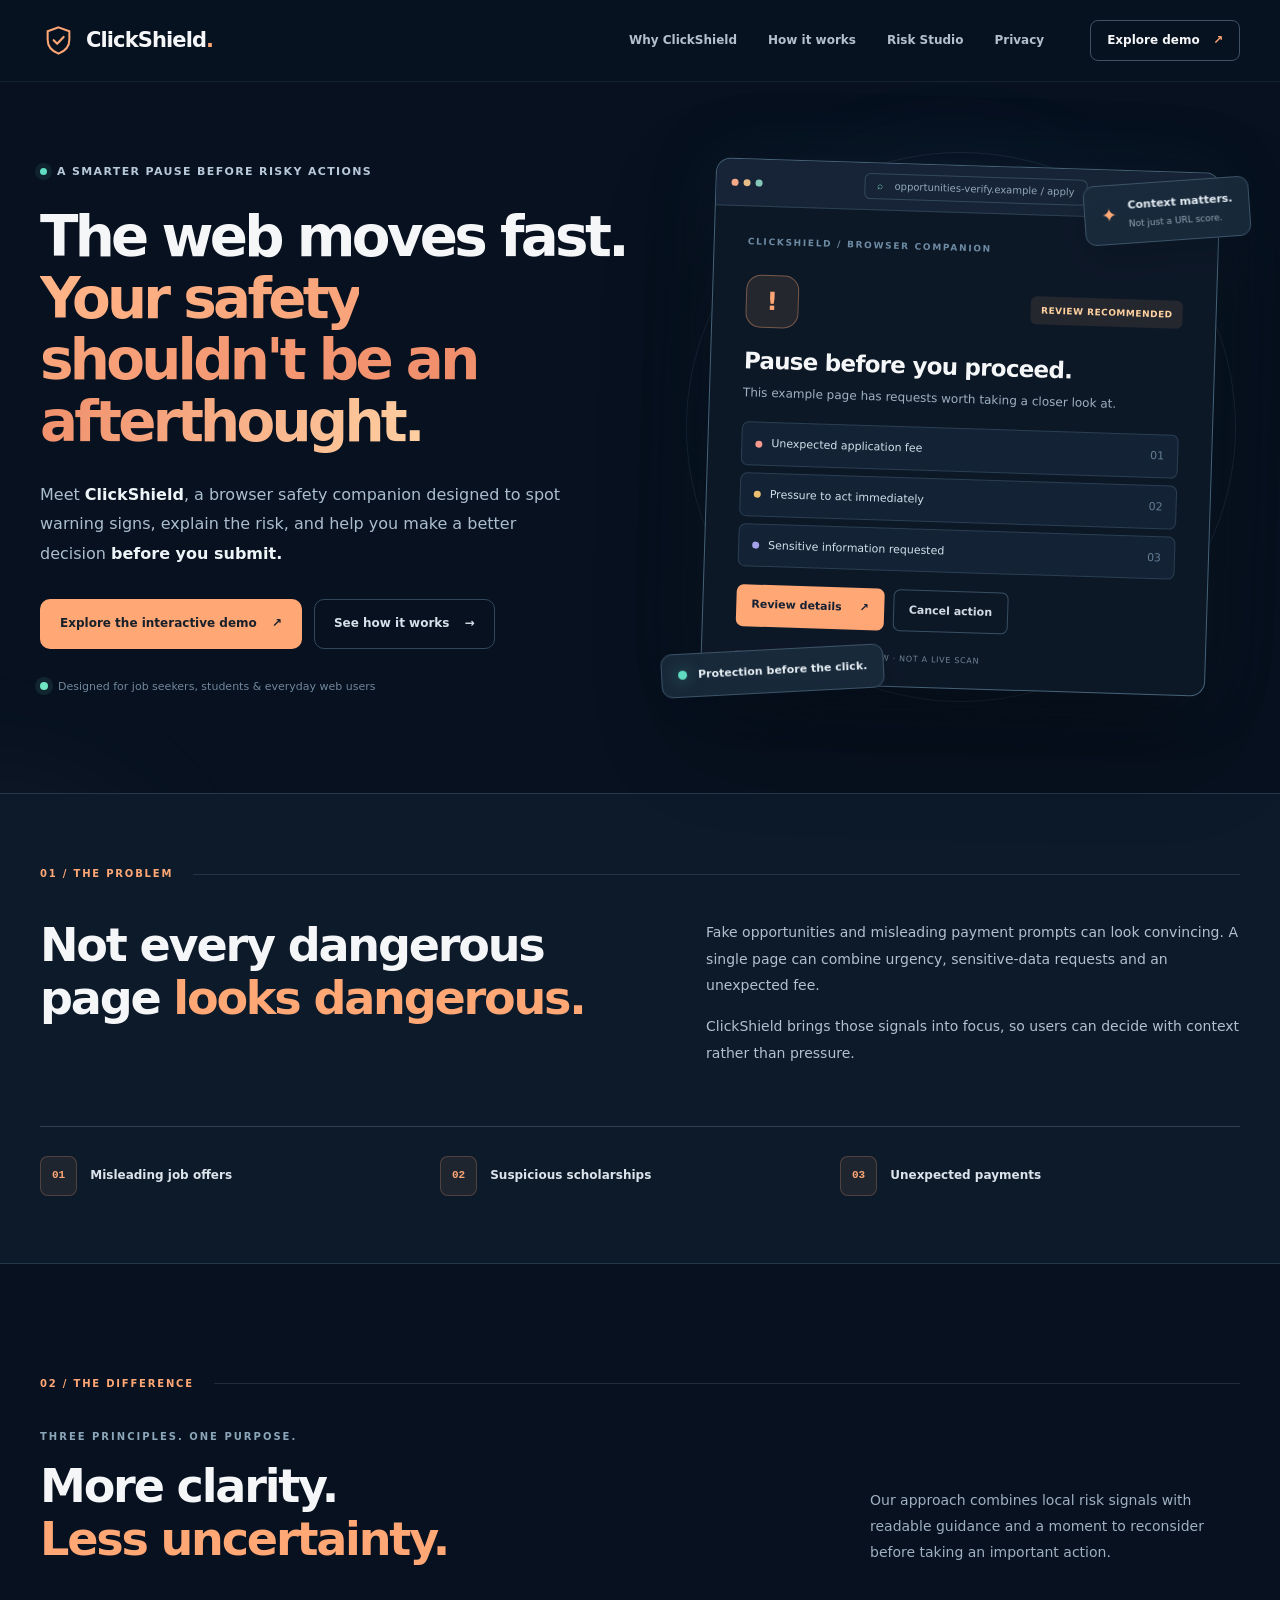
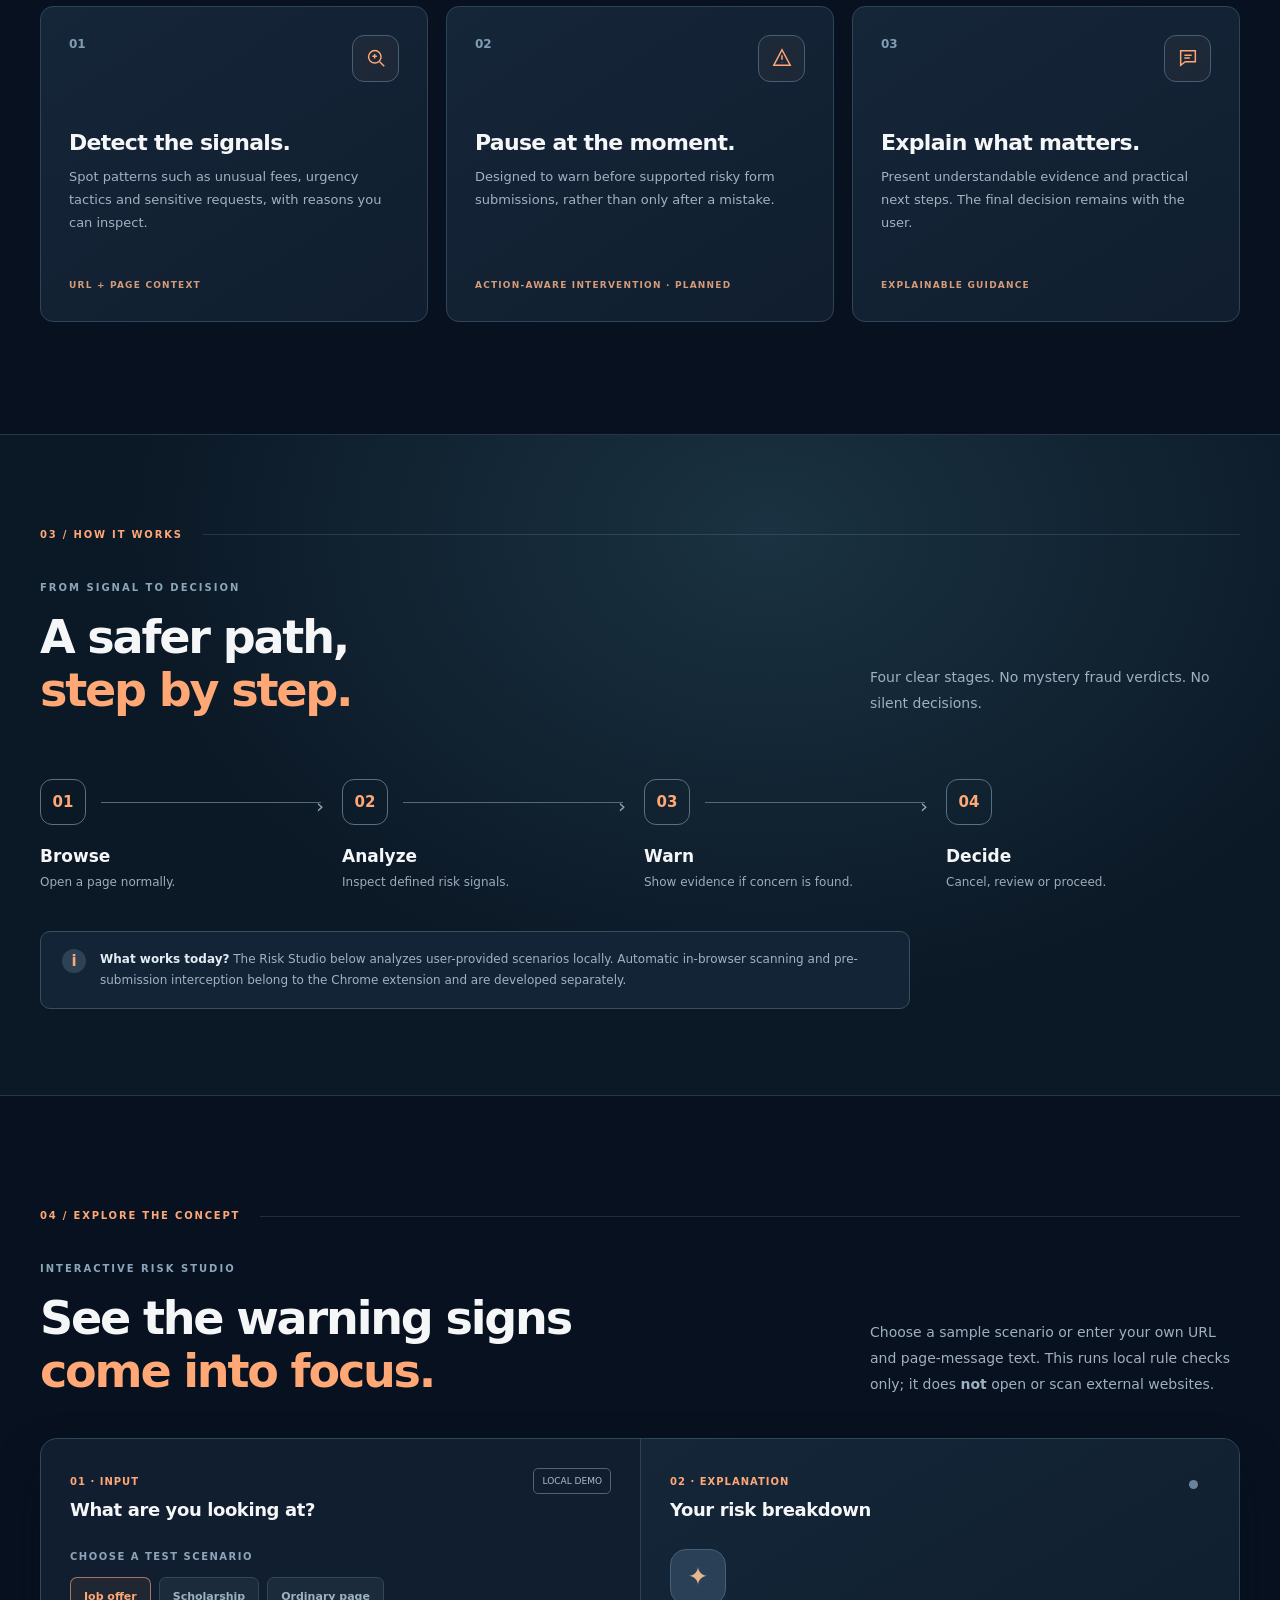
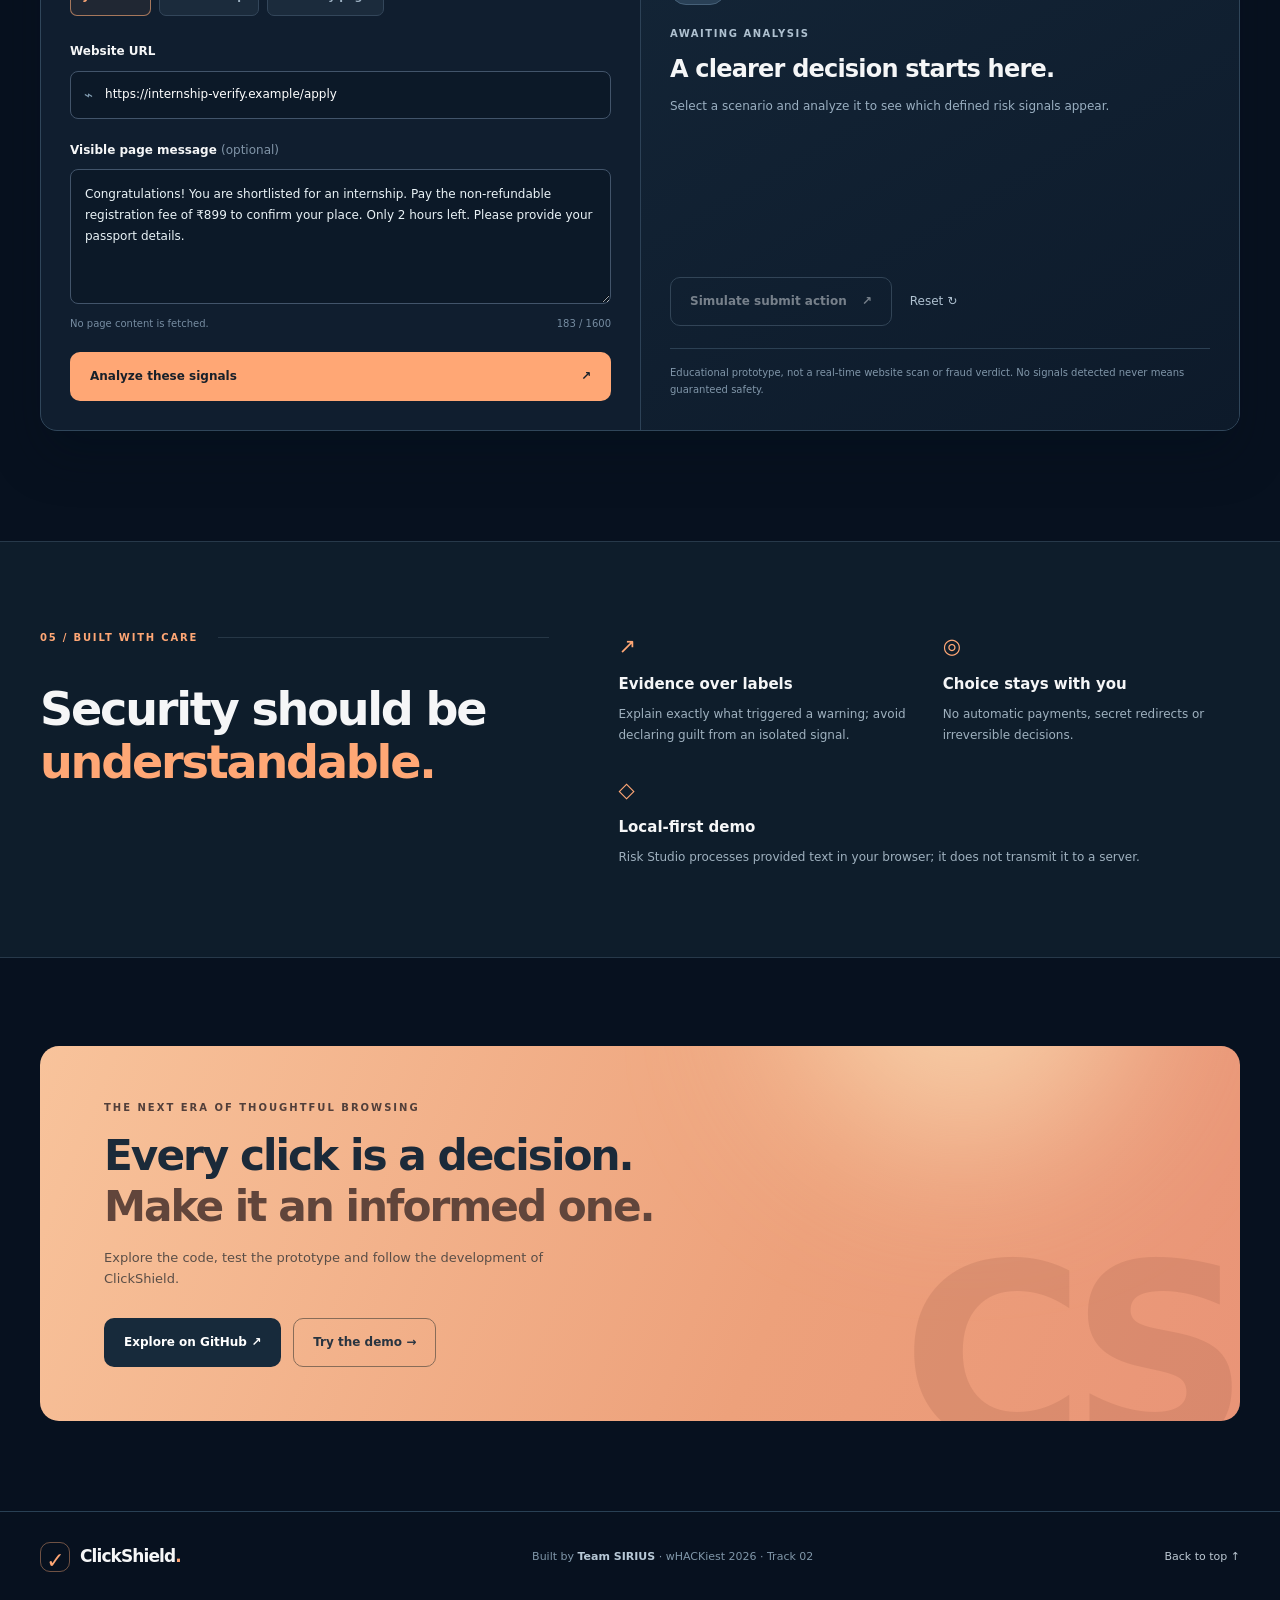
<file: docs/index.html>
<!doctype html>
<html lang="en">
<head>
  <meta charset="utf-8">
  <meta name="viewport" content="width=device-width, initial-scale=1">
  <meta name="theme-color" content="#07111f">
  <meta name="description" content="ClickShield is a browser safety companion designed to flag suspicious signals and help you pause before risky actions. A Team Sirius project for wHACKiest 2026.">
  <title>ClickShield — Protection before the click.</title>
  <link rel="stylesheet" href="style.css">
  <script src="script.js" defer></script>
</head>
<body>
  <a class="skip-link" href="#main">Skip to content</a>
  <div class="ambient ambient-one" aria-hidden="true"></div>
  <div class="ambient ambient-two" aria-hidden="true"></div>

  <header class="site-header" id="top">
    <div class="shell nav-row">
      <a class="brand" href="#top" aria-label="ClickShield home">
        <span class="brand-mark" aria-hidden="true"><svg viewBox="0 0 40 40" fill="none"><path d="M20 3 34 8v11c0 9-5.9 14.8-14 18-8.1-3.2-14-9-14-18V8L20 3Z" stroke="currentColor" stroke-width="2.6"/><path d="m13.8 19.7 4.5 4.4 8.3-8.6" stroke="currentColor" stroke-linecap="round" stroke-linejoin="round" stroke-width="2.8"/></svg></span>
        <span>ClickShield<span class="brand-period">.</span></span>
      </a>
      <nav class="nav-links" aria-label="Primary navigation" id="primaryNav">
        <a href="#why">Why ClickShield</a>
        <a href="#how">How it works</a>
        <a href="#lab">Risk Studio</a>
        <a href="#privacy">Privacy</a>
      </nav>
      <a class="nav-cta" href="#lab">Explore demo <span aria-hidden="true">↗</span></a>
      <button class="menu-toggle" id="menuToggle" type="button" aria-expanded="false" aria-controls="primaryNav" aria-label="Toggle navigation"><span></span><span></span><span></span></button>
    </div>
  </header>

  <main id="main">
    <section class="hero shell" aria-labelledby="heroTitle">
      <div class="hero-copy">
        <span class="eyebrow"><span class="eyebrow-dot"></span> A smarter pause before risky actions</span>
        <h1 id="heroTitle">The web moves fast.<br><em>Your safety shouldn't be an afterthought.</em></h1>
        <p class="hero-lead">Meet <strong>ClickShield</strong>, a browser safety companion designed to spot warning signs, explain the risk, and help you make a better decision <strong>before you submit.</strong></p>
        <div class="hero-actions"><a class="button button-primary" href="#lab">Explore the interactive demo <span aria-hidden="true">↗</span></a><a class="button button-ghost" href="#how">See how it works <span aria-hidden="true">→</span></a></div>
        <div class="hero-trust"><span class="tiny-orb" aria-hidden="true"></span> Designed for job seekers, students & everyday web users</div>
      </div>
      <div class="hero-art" aria-label="Illustration of a ClickShield browser warning">
        <div class="orbit orbit-one" aria-hidden="true"></div><div class="orbit orbit-two" aria-hidden="true"></div>
        <div class="mock-browser">
          <div class="mock-browser-top"><div class="traffic"><i></i><i></i><i></i></div><div class="address-pill"><span aria-hidden="true">⌕</span> opportunities-verify.example / apply</div><span class="mock-more">⋯</span></div>
          <div class="mock-body">
            <div class="mock-caption">CLICKSHIELD / BROWSER COMPANION</div>
            <div class="mock-alert-top"><div class="mock-shield">!</div><span class="mock-pill">REVIEW RECOMMENDED</span></div>
            <h2>Pause before you proceed.</h2><p>This example page has requests worth taking a closer look at.</p>
            <div class="mock-signal"><span class="signal-dot coral"></span><span>Unexpected application fee</span><span class="signal-number">01</span></div>
            <div class="mock-signal"><span class="signal-dot amber"></span><span>Pressure to act immediately</span><span class="signal-number">02</span></div>
            <div class="mock-signal"><span class="signal-dot violet"></span><span>Sensitive information requested</span><span class="signal-number">03</span></div>
            <div class="mock-actions"><span class="mock-action-primary">Review details <span>↗</span></span><span class="mock-action-secondary">Cancel action</span></div>
            <div class="mock-foot">ILLUSTRATIVE PRODUCT PREVIEW · NOT A LIVE SCAN</div>
          </div>
        </div>
        <div class="float-tag float-top"><span class="float-icon">✦</span><span>Context matters.<small>Not just a URL score.</small></span></div>
        <div class="float-tag float-bottom"><span class="status-glow"></span><span>Protection before the click.</span></div>
      </div>
    </section>

    <section class="problem-wrap" id="why" aria-labelledby="problemTitle"><div class="shell">
      <div class="section-label"><span>01 / THE PROBLEM</span><span class="label-line"></span></div>
      <div class="problem-grid"><div><h2 id="problemTitle">Not every dangerous page <span class="text-accent">looks dangerous.</span></h2></div><div class="problem-right"><p>Fake opportunities and misleading payment prompts can look convincing. A single page can combine urgency, sensitive-data requests and an unexpected fee.</p><p>ClickShield brings those signals into focus, so users can decide with context rather than pressure.</p></div></div>
      <div class="scenario-strip"><div><span class="strip-icon">01</span><span>Misleading job offers</span></div><div><span class="strip-icon">02</span><span>Suspicious scholarships</span></div><div><span class="strip-icon">03</span><span>Unexpected payments</span></div></div>
    </div></section>

    <section class="section shell" id="features" aria-labelledby="featureTitle">
      <div class="section-label"><span>02 / THE DIFFERENCE</span><span class="label-line"></span></div>
      <div class="section-intro"><div><p class="kicker">THREE PRINCIPLES. ONE PURPOSE.</p><h2 id="featureTitle">More clarity.<br><span class="text-accent">Less uncertainty.</span></h2></div><p>Our approach combines local risk signals with readable guidance and a moment to reconsider before taking an important action.</p></div>
      <div class="feature-grid">
        <article class="feature-card"><div class="feature-top"><span>01</span><span class="feature-icon"><svg viewBox="0 0 24 24" fill="none" stroke="currentColor" stroke-width="1.6"><circle cx="10.7" cy="10.7" r="6.8"/><path d="m16 16 5 5M8 10h5M10.5 7.5v5"/></svg></span></div><h3>Detect the signals.</h3><p>Spot patterns such as unusual fees, urgency tactics and sensitive requests, with reasons you can inspect.</p><div class="feature-bottom">URL + PAGE CONTEXT</div></article>
        <article class="feature-card"><div class="feature-top"><span>02</span><span class="feature-icon"><svg viewBox="0 0 24 24" fill="none" stroke="currentColor" stroke-width="1.6"><path d="M12 3 21 20H3L12 3Z"/><path d="M12 9v5m0 3v.1"/></svg></span></div><h3>Pause at the moment.</h3><p>Designed to warn before supported risky form submissions, rather than only after a mistake.</p><div class="feature-bottom">ACTION-AWARE INTERVENTION · PLANNED</div></article>
        <article class="feature-card"><div class="feature-top"><span>03</span><span class="feature-icon"><svg viewBox="0 0 24 24" fill="none" stroke="currentColor" stroke-width="1.6"><path d="M4 4h16v12H9l-5 4V4Z"/><path d="M8 9h8m-8 3h6"/></svg></span></div><h3>Explain what matters.</h3><p>Present understandable evidence and practical next steps. The final decision remains with the user.</p><div class="feature-bottom">EXPLAINABLE GUIDANCE</div></article>
      </div>
    </section>

    <section class="process-section" id="how" aria-labelledby="howTitle"><div class="shell">
      <div class="section-label"><span>03 / HOW IT WORKS</span><span class="label-line"></span></div>
      <div class="process-head"><div><p class="kicker">FROM SIGNAL TO DECISION</p><h2 id="howTitle">A safer path,<br><span class="text-accent">step by step.</span></h2></div><p>Four clear stages. No mystery fraud verdicts. No silent decisions.</p></div>
      <div class="steps"><article><span class="step-no">01</span><span class="step-connector"></span><h3>Browse</h3><p>Open a page normally.</p></article><article><span class="step-no">02</span><span class="step-connector"></span><h3>Analyze</h3><p>Inspect defined risk signals.</p></article><article><span class="step-no">03</span><span class="step-connector"></span><h3>Warn</h3><p>Show evidence if concern is found.</p></article><article><span class="step-no">04</span><h3>Decide</h3><p>Cancel, review or proceed.</p></article></div>
      <div class="process-note"><span class="note-icon">i</span><p><strong>What works today?</strong> The Risk Studio below analyzes user-provided scenarios locally. Automatic in-browser scanning and pre-submission interception belong to the Chrome extension and are developed separately.</p></div>
    </div></section>

    <section class="section lab-section shell" id="lab" aria-labelledby="labTitle">
      <div class="section-label"><span>04 / EXPLORE THE CONCEPT</span><span class="label-line"></span></div>
      <div class="lab-head"><div><p class="kicker">INTERACTIVE RISK STUDIO</p><h2 id="labTitle">See the warning signs<br><span class="text-accent">come into focus.</span></h2></div><p>Choose a sample scenario or enter your own URL and page-message text. This runs local rule checks only; it does <strong>not</strong> open or scan external websites.</p></div>
      <div class="studio">
        <div class="studio-input"><div class="studio-heading"><div><span class="studio-kicker">01 · INPUT</span><h3>What are you looking at?</h3></div><span class="demo-label">LOCAL DEMO</span></div>
          <div class="sample-heading">CHOOSE A TEST SCENARIO</div>
          <div class="sample-tabs" role="group" aria-label="Sample scenarios"><button type="button" data-scenario="job" class="sample-tab active" aria-pressed="true">Job offer</button><button type="button" data-scenario="scholarship" class="sample-tab" aria-pressed="false">Scholarship</button><button type="button" data-scenario="normal" class="sample-tab" aria-pressed="false">Ordinary page</button></div>
          <form id="analyzerForm" novalidate><label for="scenarioUrl">Website URL</label><div class="input-shell"><span aria-hidden="true">⌁</span><input id="scenarioUrl" name="scenarioUrl" type="text" spellcheck="false" autocomplete="off" placeholder="https://example.com" required></div><label for="scenarioText">Visible page message <span class="label-opt">(optional)</span></label><textarea id="scenarioText" name="scenarioText" rows="5" maxlength="1600" placeholder="Paste non-sensitive text that appears on the page. Do not include passwords, OTPs or personal information."></textarea><div class="form-small"><span>No page content is fetched.</span><span id="charCount">0 / 1600</span></div><p class="form-error" id="formError" role="alert" hidden></p><button type="submit" class="button button-primary full-button">Analyze these signals <span aria-hidden="true">↗</span></button></form>
        </div>
        <div class="studio-output"><div class="studio-heading"><div><span class="studio-kicker">02 · EXPLANATION</span><h3>Your risk breakdown</h3></div><div class="result-dot" id="resultDot" aria-hidden="true"></div></div><div class="result-panel" id="resultPanel" aria-live="polite"><div class="risk-illustration" id="resultIcon" aria-hidden="true">✦</div><div class="result-status" id="resultStatus">AWAITING ANALYSIS</div><h4 id="resultHeadline">A clearer decision starts here.</h4><p id="resultDescription">Select a scenario and analyze it to see which defined risk signals appear.</p><ul class="findings" id="findingList"></ul></div><div class="result-actions"><button class="button button-outline" id="simulateButton" type="button" disabled>Simulate submit action <span aria-hidden="true">↗</span></button><button class="text-action" id="resetButton" type="button">Reset ↻</button></div><div class="result-caveat">Educational prototype, not a real-time website scan or fraud verdict. No signals detected never means guaranteed safety.</div></div>
      </div>
    </section>

    <section class="principles-section" id="privacy" aria-labelledby="privacyTitle"><div class="shell principles-wrap"><div><div class="section-label"><span>05 / BUILT WITH CARE</span><span class="label-line"></span></div><h2 id="privacyTitle">Security should be<br><span class="text-accent">understandable.</span></h2></div><div class="principles-grid"><div><span class="principle-mark">↗</span><h3>Evidence over labels</h3><p>Explain exactly what triggered a warning; avoid declaring guilt from an isolated signal.</p></div><div><span class="principle-mark">◎</span><h3>Choice stays with you</h3><p>No automatic payments, secret redirects or irreversible decisions.</p></div><div><span class="principle-mark">◇</span><h3>Local-first demo</h3><p>Risk Studio processes provided text in your browser; it does not transmit it to a server.</p></div></div></div></section>

    <section class="final-cta shell" aria-labelledby="ctaTitle"><div class="cta-panel"><div class="cta-orb" aria-hidden="true"></div><div><p class="kicker">THE NEXT ERA OF THOUGHTFUL BROWSING</p><h2 id="ctaTitle">Every click is a decision.<br><span>Make it an informed one.</span></h2><p>Explore the code, test the prototype and follow the development of ClickShield.</p><div class="cta-actions"><a class="button button-light" href="https://github.com/Hadyanl0456/ClickShield" target="_blank" rel="noopener noreferrer">Explore on GitHub ↗</a><a class="button button-dark-outline" href="#lab">Try the demo →</a></div></div><span class="cta-watermark" aria-hidden="true">CS</span></div></section>
  </main>
  <footer class="site-footer"><div class="shell footer-row"><a class="brand footer-brand" href="#top"><span class="brand-mark" aria-hidden="true">✓</span><span>ClickShield<span class="brand-period">.</span></span></a><p>Built by <strong>Team SIRIUS</strong> · wHACKiest 2026 · Track 02</p><a href="#top">Back to top ↑</a></div></footer>

  <dialog class="confirm-modal" id="confirmDialog" aria-labelledby="modalTitle"><div class="modal-top"><span class="modal-symbol" aria-hidden="true">!</span><button type="button" class="modal-close" id="modalClose" aria-label="Close dialog">×</button></div><p class="modal-eyebrow">SIMULATED ACTION · NOT AN ACTUAL SUBMISSION</p><h2 id="modalTitle">Review before you continue.</h2><p id="modalMessage">Potential warning signs were detected.</p><div class="modal-actions"><button type="button" class="button button-primary" id="modalCancel">Cancel action</button><button type="button" class="button button-outline" id="modalProceed">Continue demo</button></div><p class="modal-foot">This dialog demonstrates the planned extension warning flow. No form is submitted and no payment is made.</p></dialog>
  <div class="toast" id="toast" role="status" aria-live="polite" hidden></div>
</body>
</html>
</file>
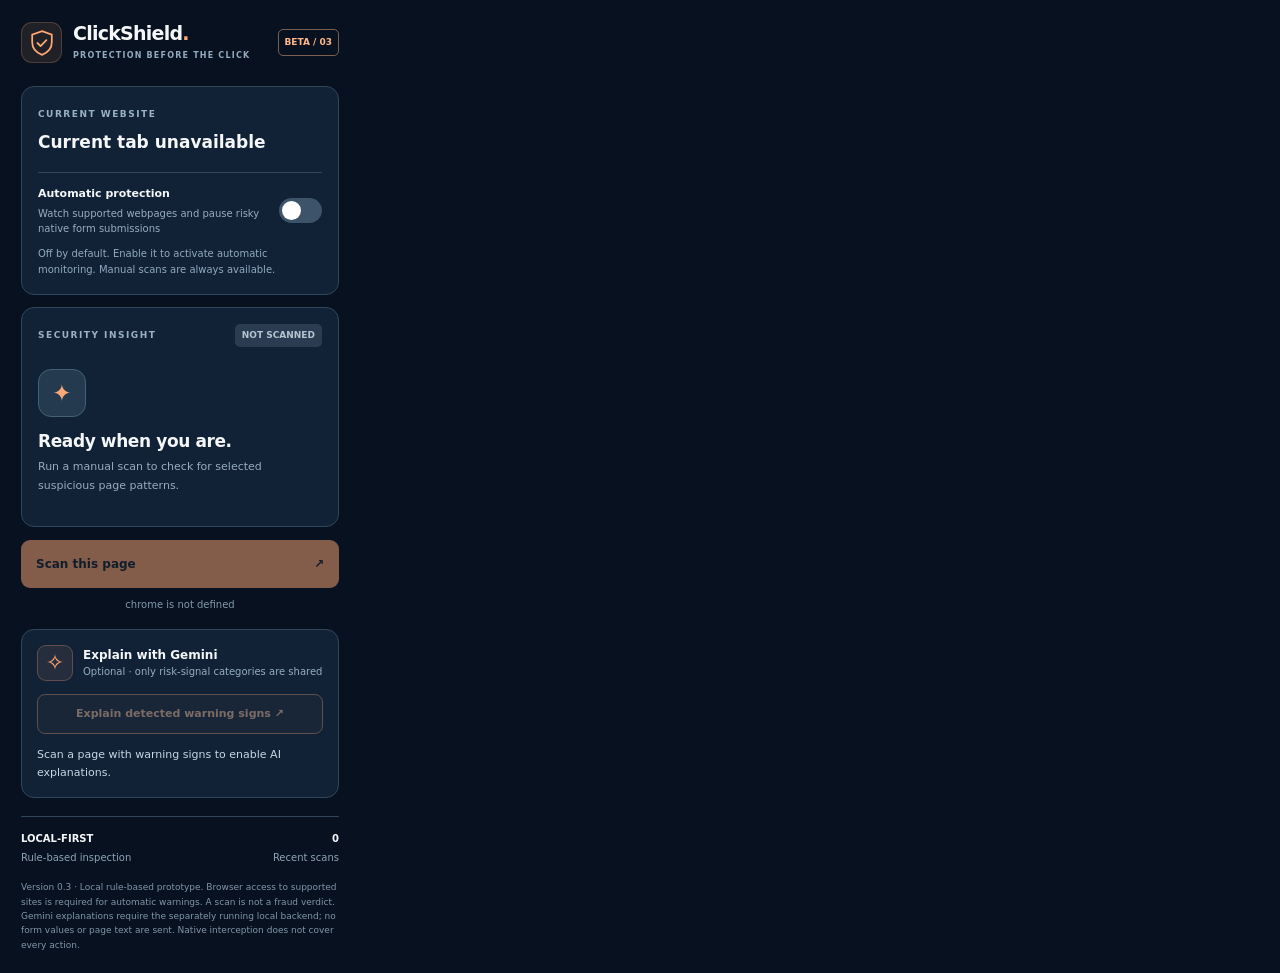
<file: extension/popup.html>
<!doctype html>
<html lang="en">
<head>
  <meta charset="utf-8">
  <meta name="viewport" content="width=device-width, initial-scale=1">
  <title>ClickShield</title>
  <link rel="stylesheet" href="popup.css">
  <script src="popup.js" defer></script>
</head>
<body>
  <main class="popup">
    <header class="header">
      <div class="brand"><div class="shield-icon" aria-hidden="true"><svg viewBox="0 0 40 40" fill="none"><path d="M20 3 34 8v11c0 9-5.9 14.8-14 18-8.1-3.2-14-9-14-18V8L20 3Z" stroke="currentColor" stroke-width="2.5"/><path d="m13.5 20 4.4 4.3 8.4-8.4" stroke="currentColor" stroke-linecap="round" stroke-linejoin="round" stroke-width="2.5"/></svg></div><div><h1>ClickShield<span>.</span></h1><p>PROTECTION BEFORE THE CLICK</p></div></div>
      <span class="version">BETA / 03</span>
    </header>
    <div class="intro"><span class="section-caption">CURRENT WEBSITE</span><strong id="siteName">Detecting active tab...</strong><div class="toggle-row"><div><b>Automatic protection</b><span>Watch supported webpages and pause risky native form submissions</span></div><label class="switch"><input type="checkbox" id="scanToggle" aria-label="Enable automatic protection"><span class="track"></span></label></div><p class="auto-note">Off by default. Enable it to activate automatic monitoring. Manual scans are always available.</p></div>
    <section class="scan-card" aria-live="polite"><div class="scan-header"><span class="section-caption">SECURITY INSIGHT</span><span class="badge neutral" id="riskBadge">NOT SCANNED</span></div><div class="scan-icon" id="riskIcon">✦</div><h2 id="riskTitle">Ready when you are.</h2><p id="riskDescription">Run a manual scan to check for selected suspicious page patterns.</p><ul id="signals" class="signals" hidden></ul></section>
    <button class="scan-button" id="scanButton" type="button"><span>Scan this page</span><span>↗</span></button><p class="scan-meta" id="scanMeta">No scan performed yet</p>
    <section class="ai-card" aria-label="Optional AI explanation">
      <div class="ai-heading"><span class="ai-spark">✧</span><div><strong>Explain with Gemini</strong><span>Optional · only risk-signal categories are shared</span></div></div>
      <button class="ai-button" id="aiButton" type="button" disabled>Explain detected warning signs ↗</button>
      <p class="ai-answer" id="aiAnswer" aria-live="polite">Scan a page with warning signs to enable AI explanations.</p>
    </section>
    <footer class="footer"><div><b>LOCAL-FIRST</b><span>Rule-based inspection</span></div><div class="history"><b id="scanCount">0</b><span>Recent scans</span></div></footer>
    <p class="disclaimer">Version 0.3 · Local rule-based prototype. Browser access to supported sites is required for automatic warnings. A scan is not a fraud verdict. Gemini explanations require the separately running local backend; no form values or page text are sent. Native interception does not cover every action.</p>
  </main>
</body>
</html>
</file>
<file: docs/style.css>
:root{--bg:#07111f;--panel:#101e2d;--panel2:#142538;--line:rgba(183,211,233,.14);--white:#f5f6f7;--muted:#a2b3c5;--muted2:#71879d;--accent:#ffa775;--accent-dark:#ef8755;--mint:#60dcc0;--danger:#ff8b8e;--amber:#ffc985;--display:Inter,ui-sans-serif,system-ui,-apple-system,"Segoe UI",sans-serif}
*,*::before,*::after{box-sizing:border-box}html{scroll-behavior:smooth;scroll-padding-top:95px}body{margin:0;color:var(--white);font:15px/1.6 var(--display);background:var(--bg);overflow-x:hidden}button,input,textarea{font:inherit}button{cursor:pointer}a{color:inherit;text-decoration:none}svg{display:block}::selection{background:#ffab7970;color:white}:focus-visible{outline:2px solid var(--accent);outline-offset:4px}.shell{width:min(1210px,calc(100% - 80px));margin-inline:auto}.skip-link{position:absolute;top:-80px;left:18px;padding:12px 18px;z-index:100;background:var(--accent);color:#0b1420}.skip-link:focus{top:12px}.ambient{position:absolute;z-index:-1;pointer-events:none;filter:blur(48px);border-radius:50%;opacity:.47}.ambient-one{width:470px;height:470px;top:130px;left:56%;background:radial-gradient(circle,#1b4361 0%,transparent 69%)}.ambient-two{width:500px;height:380px;top:750px;left:-260px;background:radial-gradient(circle,#2d3548 0%,transparent 70%)}
.site-header{height:82px;position:relative;z-index:30;border-bottom:1px solid rgba(177,205,229,.085);background:#081321e8;backdrop-filter:blur(18px);-webkit-backdrop-filter:blur(18px)}.nav-row{display:flex;align-items:center;height:100%;gap:46px}.brand{display:inline-flex;gap:10px;align-items:center;font-size:21px;font-weight:760;letter-spacing:-.9px;white-space:nowrap}.brand-period{color:var(--accent)}.brand-mark{color:var(--accent);height:36px;width:36px;display:grid;place-items:center}.brand-mark svg{width:31px;height:31px}.nav-links{display:flex;gap:31px;align-items:center;margin-left:auto}.nav-links a{font-size:12px;font-weight:550;color:#b4c1cc;transition:color .2s}.nav-links a:hover{color:#fff}.nav-cta{border:1px solid #405164;border-radius:8px;padding:10px 16px;font-size:12px;font-weight:700;white-space:nowrap;transition:background .2s,border-color .2s}.nav-cta:hover{background:#17283b;border-color:var(--accent)}.nav-cta span{color:var(--accent);margin-left:9px}.menu-toggle{display:none;border:0;background:transparent;padding:12px;margin-left:auto}.menu-toggle span{display:block;width:22px;height:2px;background:white;margin:5px 0;border-radius:8px}
.hero{min-height:705px;display:grid;grid-template-columns:1.03fr .97fr;align-items:center;gap:48px;padding-block:76px 98px}.eyebrow{display:inline-flex;align-items:center;gap:10px;color:#b8c9d9;font-size:11px;font-weight:700;letter-spacing:1.35px;text-transform:uppercase}.eyebrow-dot{height:7px;width:7px;border-radius:50%;background:var(--mint);box-shadow:0 0 0 5px #60dcc017}.hero h1{max-width:680px;font-size:clamp(45px,4.4vw,69px);letter-spacing:-3.7px;line-height:1.095;margin:24px 0 27px;font-weight:730}.hero h1 em{font-style:normal;background:linear-gradient(110deg,#ffb487 0%,#f08e6b 65%,#ffd0a2 100%);-webkit-background-clip:text;background-clip:text;color:transparent}.hero-lead{max-width:540px;color:#acbece;font-size:16px;line-height:1.85}.hero-lead strong{color:#eef5f9;font-weight:650}.hero-actions,.cta-actions{display:flex;gap:12px;flex-wrap:wrap;margin-top:31px}.button{display:inline-flex;align-items:center;justify-content:center;gap:15px;padding:14px 19px;border-radius:10px;font-size:12px;font-weight:750;border:1px solid transparent;min-height:46px;transition:transform .2s,background .2s,border-color .2s;white-space:nowrap}.button:hover{transform:translateY(-2px)}.button-primary{background:var(--accent);color:#18202a}.button-primary:hover{background:#ffc093}.button-ghost{border-color:#33485c;color:#d5e0ea}.button-ghost:hover{background:#18283a;border-color:#728599}.hero-trust{display:flex;align-items:center;gap:10px;color:var(--muted2);font-size:11px;margin-top:29px}.tiny-orb{height:8px;width:8px;background:#6fe6c1;border-radius:50%;box-shadow:0 0 0 5px #6fe6c119}
.hero-art{min-width:0;position:relative;min-height:535px;display:flex;align-items:center;justify-content:center;isolation:isolate}.orbit{position:absolute;border:1px solid rgba(169,206,243,.10);border-radius:50%;z-index:-1}.orbit-one{width:550px;height:550px}.orbit-two{width:425px;height:425px}.mock-browser{position:relative;z-index:2;max-width:505px;width:100%;border:1px solid #466278;border-radius:15px;background:#0d1827;box-shadow:0 42px 100px #0006,0 0 70px #24496832;transform:rotate(1.8deg);overflow:hidden}.mock-browser-top{height:47px;border-bottom:1px solid #2c4052;display:flex;align-items:center;justify-content:space-between;padding:0 15px;background:#172437}.traffic{display:flex;gap:5px}.traffic i{width:7px;height:7px;background:#526578;border-radius:50%}.traffic i:first-child{background:#f3a988}.traffic i:nth-child(2){background:#e6bd87}.traffic i:last-child{background:#85c8b8}.address-pill{border:1px solid #34495d;border-radius:6px;color:#93a7ba;padding:4px 12px;max-width:73%;font-size:10px;overflow:hidden;white-space:nowrap;text-overflow:ellipsis}.address-pill span{color:#77d5be;margin-right:8px}.mock-more{color:#9fb2c4}.mock-body{padding:28px 33px 20px}.mock-caption{color:#6d8ba3;font-size:9px;letter-spacing:1.7px;font-weight:750}.mock-alert-top{display:flex;align-items:center;justify-content:space-between;margin-top:26px}.mock-shield{display:grid;place-items:center;width:53px;height:53px;background:#ffac781a;border:1px solid #ffac7860;color:var(--accent);border-radius:15px;font-size:25px;font-weight:700}.mock-pill{font-size:9px;color:#ffd2a0;background:#ffac7819;padding:7px 10px;letter-spacing:.5px;border-radius:6px;font-weight:750}.mock-body h2{font-size:23px;letter-spacing:-.75px;line-height:1.2;margin:20px 0 7px}.mock-body p{font-size:12px;color:#9fb0c0;line-height:1.7;margin:0 0 19px}.mock-signal{padding:12px 13px;border:1px solid #2b3e52;background:#132235;display:flex;align-items:center;gap:9px;margin-bottom:7px;border-radius:7px;font-size:11px;color:#d3dfeb}.signal-dot{height:7px;width:7px;border-radius:50%;flex-shrink:0}.coral{background:#f69a8d}.amber{background:#ecbf70}.violet{background:#a4a1e8}.signal-number{margin-left:auto;color:#637d94}.mock-actions{display:flex;gap:9px;margin-top:18px}.mock-action-primary,.mock-action-secondary{border-radius:7px;padding:11px 15px;font-size:11px;font-weight:740}.mock-action-primary{background:var(--accent);color:#152133;display:flex;gap:18px}.mock-action-secondary{border:1px solid #394e62;color:#d3dce5}.mock-foot{color:#718597;font-size:8px;letter-spacing:.7px;margin-top:22px}.float-tag{position:absolute;z-index:3;display:flex;gap:11px;align-items:center;padding:12px 16px;border:1px solid #3c5368;background:#192a3bea;color:#e5edf3;border-radius:11px;font-size:11px;font-weight:700;box-shadow:0 14px 35px #030d194d;backdrop-filter:blur(10px)}.float-tag small{display:block;font-weight:400;color:#91a4b6;font-size:9px;margin-top:2px}.float-top{top:22px;right:-10px;transform:rotate(-4deg)}.float-bottom{bottom:2px;left:-20px;transform:rotate(-3deg)}.float-icon{color:var(--accent);font-size:19px}.status-glow{width:9px;height:9px;background:var(--mint);border-radius:50%;box-shadow:0 0 16px #60dcc080}
.section-label{display:flex;align-items:center;gap:20px;color:var(--accent);font-weight:750;font-size:10px;letter-spacing:1.8px;margin-bottom:37px}.label-line{flex:1;height:1px;background:var(--line)}.problem-wrap{background:#0d1a2a;border-block:1px solid #26394a;padding-block:72px 67px}.problem-grid{display:grid;grid-template-columns:1.05fr .95fr;gap:76px}.problem-grid h2,.section-intro h2,.process-head h2,.lab-head h2,.principles-wrap h2{font-weight:720;line-height:1.15;font-size:clamp(35px,3.6vw,50px);letter-spacing:-2.2px;margin:0}.text-accent{color:var(--accent)}.problem-right{color:#b2c0ce;line-height:1.9;font-size:14px}.problem-right p{margin:0 0 14px}.scenario-strip{margin-top:46px;border-top:1px solid #304153;padding-top:29px;display:grid;grid-template-columns:repeat(3,1fr)}.scenario-strip div{display:flex;gap:13px;align-items:center;font-weight:650;font-size:12px;color:#dce4eb}.strip-icon{font-family:monospace;font-size:11px;color:var(--accent);background:#ffa77513;padding:10px 11px;border:1px solid #ffa7753a;border-radius:8px}
.section{padding-block:112px}.section-intro,.process-head,.lab-head{display:flex;align-items:end;justify-content:space-between;gap:48px;margin-bottom:40px}.section-intro>p,.process-head>p,.lab-head>p{color:#9fb0c1;max-width:370px;line-height:1.85;font-size:14px;margin:0}.kicker{font-size:10px;color:#8ca6b9;letter-spacing:2px;font-weight:750;margin:0 0 15px}.feature-grid{display:grid;grid-template-columns:repeat(3,1fr);gap:18px}.feature-card{min-height:316px;display:flex;flex-direction:column;background:linear-gradient(147deg,#152638 0%,#101e2f 100%);border:1px solid #304459;border-radius:13px;padding:28px;transition:transform .25s,border-color .25s}.feature-card:hover{transform:translateY(-5px);border-color:#eaa77780}.feature-top{display:flex;align-items:start;justify-content:space-between;color:#819db3;font-size:12px;font-weight:700}.feature-icon{border:1px solid #456075;border-radius:12px;width:47px;height:47px;display:grid;place-items:center;color:var(--accent);background:#ffac780c}.feature-icon svg{width:22px;height:22px}.feature-card h3{font-size:22px;letter-spacing:-.7px;line-height:1.25;margin:47px 0 10px}.feature-card p{color:#a1b3c3;font-size:13px;line-height:1.75;margin:0 0 22px}.feature-bottom{font-size:9px;color:#d59b78;letter-spacing:1.2px;margin-top:auto;font-weight:750}
.process-section{padding-block:92px 86px;background:radial-gradient(ellipse at 60% 15%,#1a3241 0%,#0b1826 60%);border-block:1px solid #25364a}.steps{display:grid;grid-template-columns:repeat(4,1fr);margin:62px 0 39px;gap:8px}.steps article{position:relative;padding-right:24px}.step-no{display:grid;place-items:center;height:46px;width:46px;border:1px solid #587084;border-radius:12px;color:var(--accent);font-weight:720}.step-connector{position:absolute;height:1px;background:#526b7b;top:23px;left:61px;right:13px}.step-connector:after{position:absolute;content:'›';right:-3px;top:-12px;color:#8ea8b5;font-size:20px}.steps h3{margin:18px 0 3px;font-size:17px}.steps p{color:#9cadbd;margin:0;font-size:12px}.process-note{display:flex;align-items:start;gap:14px;max-width:870px;padding:17px 21px;border:1px solid #364f61;background:#132436;border-radius:10px}.note-icon{background:#2d4355;color:var(--accent);width:24px;height:24px;border-radius:50%;display:grid;place-items:center;flex-shrink:0;font-weight:800}.process-note p{font-size:12px;line-height:1.75;color:#9eb3c4;margin:0}.process-note strong{color:#e3edf3}
.lab-section{padding-bottom:110px}.studio{display:grid;grid-template-columns:1fr 1fr;background:#101e2f;border:1px solid #30465a;border-radius:17px;overflow:hidden;box-shadow:0 25px 50px #030d1945}.studio-input,.studio-output{padding:29px}.studio-output{background:linear-gradient(150deg,#142638,#0d1a2a);border-left:1px solid #2d4257}.studio-heading{display:flex;align-items:start;justify-content:space-between;gap:8px;margin-bottom:24px}.studio-kicker{font-size:10px;color:var(--accent);font-weight:700;letter-spacing:1px}.studio-heading h3{font-size:18px;margin:4px 0 0;letter-spacing:-.4px}.demo-label{font-size:9px;border:1px solid #506276;border-radius:5px;color:#adbdc9;white-space:nowrap;padding:5px 8px}.sample-heading{color:#8fa4b8;font-size:10px;font-weight:750;letter-spacing:1.5px;margin-bottom:12px}.sample-tabs{display:flex;gap:8px;margin-bottom:26px;flex-wrap:wrap}.sample-tab{background:#1b2b3c;color:#9db1c2;border:1px solid #33465a;padding:10px 13px;border-radius:7px;font-size:11px;font-weight:730}.sample-tab:hover,.sample-tab.active{border-color:#ffac7899;color:var(--accent);background:#ffa77512}.studio-input label{display:block;font-size:12px;font-weight:750;margin-bottom:9px}.label-opt{font-weight:400;color:#8195a8}.input-shell{height:48px;border-radius:8px;background:#0c1928;border:1px solid #42546a;display:flex;align-items:center;margin-bottom:22px;gap:10px;padding:0 13px}.input-shell:focus-within{border-color:var(--accent)}.input-shell>span{color:#819cb1}.input-shell input{width:100%;background:none;border:0;outline:0;color:white;font-size:12px;min-width:0}.input-shell input::placeholder,textarea::placeholder{color:#72859a}.studio textarea{background:#0c1928;color:#eaf3f7;border:1px solid #42546a;width:100%;resize:vertical;min-height:122px;border-radius:8px;outline:0;padding:14px;font-size:12px;line-height:1.75}.studio textarea:focus{border-color:var(--accent)}.form-small{display:flex;justify-content:space-between;color:#768ca1;font-size:10px;margin:5px 0 20px}.form-error{color:#ff9595;font-size:11px;margin:0 0 12px}.full-button{width:100%;justify-content:space-between}.result-dot{width:9px;height:9px;background:#68839b;border-radius:50%;margin:12px}.result-dot.caution{background:#f4c57f}.result-dot.high{background:#ff898e}.result-dot.low{background:var(--mint)}.result-panel{min-height:311px;display:flex;flex-direction:column;align-items:start;justify-content:flex-start}.risk-illustration{height:56px;width:56px;background:#294056;border:1px solid #466078;border-radius:16px;color:#e7b88f;font-size:25px;display:grid;place-items:center;margin-bottom:21px}.result-panel.high .risk-illustration{color:#ff969a;background:#ff969a1c;border-color:#ff969a4c}.result-panel.low .risk-illustration{color:var(--mint);background:#60dcc01b;border-color:#60dcc055}.result-panel.caution .risk-illustration{color:var(--amber);background:#ffc98518;border-color:#ffc9854d}.result-status{color:#afc1d0;font-size:10px;letter-spacing:1.5px;font-weight:800}.result-panel.high .result-status{color:#ff9b9e}.result-panel.low .result-status{color:var(--mint)}.result-panel.caution .result-status{color:#ffd092}.result-panel h4{font-size:24px;line-height:1.27;letter-spacing:-.8px;margin:12px 0}.result-panel>p{font-size:12px;line-height:1.8;color:#9aafc1;margin:0}.findings{margin:17px 0 0;padding:0;list-style:none;width:100%}.findings li{font-size:12px;color:#cad9e5;padding:9px 10px;margin-bottom:7px;background:#233549;border:1px solid #33495b;border-radius:6px}.findings li:before{content:'•';color:var(--accent);font-weight:800;margin-right:9px}.result-actions{display:flex;gap:12px;align-items:center;margin-top:17px;flex-wrap:wrap}.button-outline{background:transparent;border-color:#5a7185;color:#f0f3f6}.button-outline:hover{background:#1f3448}.button:disabled{opacity:.46;cursor:not-allowed;transform:none}.text-action{background:transparent;color:#afc1d0;font-size:12px;border:0}.text-action:hover{color:white}.result-caveat{font-size:10px;color:#8096a9;line-height:1.7;border-top:1px solid #2c4053;padding-top:15px;margin-top:22px}
.principles-section{background:#0e1d2b;padding-block:88px;border-block:1px solid #27394a}.principles-wrap{display:grid;grid-template-columns:.9fr 1.1fr;gap:70px}.principles-grid{display:grid;grid-template-columns:1fr 1fr;gap:27px}.principles-grid>div:last-child{grid-column:1/-1}.principle-mark{color:var(--accent);font-size:21px}.principles-grid h3{font-size:15px;margin:8px 0}.principles-grid p{font-size:12px;color:#9fb1bf;line-height:1.8;margin:0}.final-cta{padding-block:88px 90px}.cta-panel{position:relative;overflow:hidden;isolation:isolate;min-height:340px;border-radius:19px;background:linear-gradient(112deg,#f8c39b,#eda17b 62%,#e99477);color:#1b2a39;padding:54px 64px;display:flex;align-items:center}.cta-panel .kicker{color:#523f3a}.cta-panel h2{font-size:clamp(35px,3.3vw,50px);letter-spacing:-2px;line-height:1.2;margin:0 0 16px}.cta-panel h2 span{color:#61453b}.cta-panel p:not(.kicker){color:#5a4e47;font-size:13px;margin:0;max-width:490px}.cta-panel .cta-actions{margin-top:28px}.button-light{background:#172a3b;color:white}.button-light:hover{background:#2a435a}.button-dark-outline{border-color:#886c58;color:#283440}.button-dark-outline:hover{background:#efb088}.cta-watermark{font-weight:860;font-size:250px;letter-spacing:-20px;position:absolute;right:10px;bottom:-135px;color:#995c4533;z-index:-1}.cta-orb{width:340px;height:340px;position:absolute;right:9%;top:-240px;background:#ffefc799;border-radius:50%;filter:blur(80px);z-index:-1}.site-footer{border-top:1px solid #294054;padding:30px 0}.footer-row{display:flex;align-items:center;justify-content:space-between;gap:20px}.footer-brand{font-size:17px}.footer-brand .brand-mark{font-size:22px;border:1px solid #ffac786b;border-radius:10px;width:30px;height:30px}.site-footer p{font-size:11px;color:#8097a9;margin:0}.site-footer strong{color:#b8c9d7}.site-footer a:last-child{font-size:11px;color:#bdc9d3}
.confirm-modal{border:1px solid #536a7b;background:#112236;color:white;border-radius:17px;max-width:430px;width:min(calc(100% - 36px),430px);padding:28px;box-shadow:0 40px 120px #000b}.confirm-modal::backdrop{background:#020810bb;backdrop-filter:blur(5px)}.modal-top{display:flex;align-items:center;justify-content:space-between}.modal-symbol{display:grid;place-items:center;width:49px;height:49px;border:1px solid #e0b3825a;background:#ffae7b15;color:var(--accent);font-size:25px;border-radius:12px}.modal-close{background:none;border:0;color:#c5d0db;font-size:27px}.modal-eyebrow{font-size:10px;color:var(--accent);letter-spacing:1px;margin-top:23px}.confirm-modal h2{letter-spacing:-1px;line-height:1.2;font-size:28px;margin:10px 0}.confirm-modal p:not(.modal-eyebrow){font-size:13px;color:#b7c4d1;line-height:1.8}.modal-actions{display:flex;gap:10px;margin-top:25px;flex-wrap:wrap}.modal-foot{border-top:1px solid #345065;padding-top:16px;font-size:11px!important}.toast{position:fixed;bottom:22px;right:22px;background:#1b3648;border:1px solid #6c8696;box-shadow:0 16px 40px #0007;color:white;font-size:12px;border-radius:10px;padding:13px 18px;z-index:60}.toast[hidden]{display:none}
@media(max-width:1080px){.shell{width:min(100% - 48px,1120px)}.nav-row{gap:25px}.nav-links{gap:16px}.hero{grid-template-columns:1fr .95fr;gap:20px}.hero h1{font-size:52px;letter-spacing:-2.7px}.mock-body{padding:22px}.float-top{right:0}.float-bottom{left:0}}@media(max-width:820px){.site-header{height:70px}.nav-row{gap:16px}.menu-toggle{display:block}.nav-cta{margin-left:auto}.nav-links{display:none;position:absolute;top:70px;left:0;right:0;background:#111f30;border-bottom:1px solid #334b5d;box-shadow:0 20px 30px #0006;padding:25px 24px;flex-direction:column;align-items:flex-start;gap:22px}.nav-links.open{display:flex}.hero{grid-template-columns:1fr;padding-top:64px;gap:25px}.hero h1{max-width:650px}.hero-lead{max-width:630px}.hero-art{min-height:510px}.mock-browser{max-width:500px}.problem-grid{gap:35px}.feature-card{padding:22px}.feature-card h3{font-size:19px}.studio{grid-template-columns:1fr}.studio-output{border-left:0;border-top:1px solid #30465a}.principles-wrap{grid-template-columns:1fr;gap:32px}.principles-grid{grid-template-columns:repeat(3,1fr)}.principles-grid>div:last-child{grid-column:auto}}@media(max-width:600px){.shell{width:calc(100% - 36px)}.nav-cta{display:none}.hero{padding-top:56px;padding-bottom:55px}.hero h1{font-size:clamp(37px,10.7vw,52px);letter-spacing:-2px;margin:18px 0}.hero-lead{font-size:14px}.hero-actions{gap:9px}.hero-actions .button{width:100%;justify-content:space-between}.hero-art{min-height:410px}.mock-browser{width:94%;transform:rotate(.7deg)}.mock-browser-top{height:39px}.mock-body{padding:17px}.mock-body h2{font-size:19px}.mock-body p{font-size:10px}.mock-shield{height:42px;width:42px;font-size:20px}.mock-signal{font-size:10px;padding:9px}.mock-action-primary,.mock-action-secondary{padding:9px;font-size:10px}.float-tag{display:none}.orbit-one{width:370px;height:370px}.orbit-two{width:290px;height:290px}.problem-wrap{padding-block:61px 55px}.problem-grid{grid-template-columns:1fr;gap:18px}.problem-grid h2,.section-intro h2,.process-head h2,.lab-head h2,.principles-wrap h2{font-size:36px;letter-spacing:-1.6px}.problem-right{font-size:13px}.scenario-strip{grid-template-columns:1fr;gap:13px;padding-top:24px;margin-top:26px}.scenario-strip div{font-size:11px}.section{padding-block:72px}.section-intro,.process-head,.lab-head{display:block}.section-intro>p,.process-head>p,.lab-head>p{margin-top:21px}.feature-grid{grid-template-columns:1fr}.feature-card{min-height:265px}.feature-card h3{margin-top:26px}.process-section{padding-block:70px}.steps{grid-template-columns:1fr 1fr;gap:28px 16px;margin:35px 0}.step-connector{right:5px}.steps article:nth-child(2) .step-connector{display:none}.steps h3{margin-top:11px}.studio-input,.studio-output{padding:20px}.sample-tab{flex:1;padding:10px 7px}.result-panel{min-height:310px}.result-actions .button{flex:1;min-width:0;padding:12px}.principles-section{padding-block:64px}.principles-grid{grid-template-columns:1fr}.cta-panel{padding:34px 26px;min-height:350px}.cta-panel h2{font-size:34px}.cta-actions .button{width:100%}.cta-watermark{font-size:170px;bottom:-90px}.footer-row{flex-direction:column;text-align:center}.section-label{margin-bottom:27px}.confirm-modal{padding:22px}}@media(prefers-reduced-motion:reduce){html{scroll-behavior:auto}*,*::before,*::after{animation-duration:.01ms!important;transition-duration:.01ms!important}}
@media(max-width:600px){.ambient-one{left:auto;right:0;width:300px;height:300px}.ambient-two{display:none}}
</file>
<file: extension/popup.css>
:root{--bg:#07111f;--card:#112237;--card2:#182c40;--line:#32465b;--text:#f5f6f8;--muted:#96adbf;--accent:#ffa775;--mint:#64dbc1;--warn:#ffd18c;--red:#ff9499}
*{box-sizing:border-box}body{width:360px;margin:0;background:var(--bg);color:var(--text);font:13px/1.5 Inter,system-ui,"Segoe UI",sans-serif}.popup{padding:21px}button,input{font:inherit}:focus-visible{outline:2px solid var(--accent);outline-offset:3px}.header,.brand,.scan-header,.toggle-row,.footer,.scan-button{display:flex;align-items:center;justify-content:space-between}.header{margin:1px 0 23px}.brand{gap:11px;justify-content:start}.shield-icon{display:grid;place-items:center;width:41px;height:41px;border-radius:11px;background:#ffa7751a;color:var(--accent);border:1px solid #ffa77538}.shield-icon svg{width:28px;height:28px}.brand h1{font-size:19px;letter-spacing:-.75px;line-height:1;margin:0}.brand h1 span{color:var(--accent)}.brand p{font-size:8px;letter-spacing:1.2px;color:#93aabf;font-weight:750;margin:7px 0 0}.version{border:1px solid #7a5f4e;border-radius:5px;color:#ffb889;font-size:9px;font-weight:700;white-space:nowrap;padding:6px}.intro,.scan-card{background:var(--card);border:1px solid var(--line);border-radius:13px;padding:16px}.section-caption{font-size:9px;font-weight:780;letter-spacing:1.5px;color:#9ab1c3}.intro>strong{font-size:17px;display:block;margin:7px 0 17px;overflow-wrap:anywhere}.toggle-row{gap:10px;border-top:1px solid var(--line);padding-top:13px}.toggle-row b,.toggle-row span{display:block}.toggle-row b{font-size:11px}.toggle-row div span{font-size:10px;color:var(--muted);margin-top:3px}.switch{position:relative;display:block;width:43px;height:25px;flex-shrink:0}.switch input{position:absolute;z-index:1;inset:0;opacity:0;cursor:pointer;width:100%;height:100%;margin:0}.track{position:absolute;inset:0;background:#3d5369;border-radius:30px;transition:.2s}.track:before{content:"";position:absolute;background:white;width:19px;height:19px;border-radius:50%;top:3px;left:3px;transition:.2s}.switch input:checked+.track{background:var(--mint)}.switch input:checked+.track:before{transform:translateX(18px)}.switch input:focus-visible+.track{outline:2px solid var(--accent);outline-offset:3px}.scan-card{margin-top:12px;min-height:220px}.badge{padding:5px 7px;font-size:9px;font-weight:800;border-radius:5px;white-space:nowrap}.neutral{background:#2a3c51;color:#b5c4d1}.low{background:#64dbc125;color:var(--mint)}.caution{background:#ffd18c1f;color:var(--warn)}.high{background:#ff949926;color:var(--red)}.scan-icon{display:grid;place-items:center;height:48px;width:48px;border-radius:13px;margin-top:22px;color:var(--accent);font-size:23px;font-weight:800;background:#243a4e;border:1px solid #446076}h2{font-size:17px;letter-spacing:-.4px;line-height:1.2;margin:14px 0 7px}.scan-card p{font-size:11px;line-height:1.7;color:var(--muted);margin:0}.signals{padding-left:15px;margin:13px 0 0;color:#d6e1eb;font-size:11px;line-height:1.7}.signals li{margin-bottom:5px}.scan-button{width:100%;margin-top:13px;background:var(--accent);color:#1a2a3b;border:0;border-radius:9px;font-weight:800;cursor:pointer;padding:15px;font-size:12px}.scan-button:hover{background:#ffc098}.scan-button:disabled{opacity:.5;cursor:not-allowed}.scan-meta{text-align:center;color:#8298aa;font-size:10px;margin:9px 0 17px}.footer{border-top:1px solid var(--line);padding-top:14px}.footer>div{display:flex;flex-direction:column;gap:4px}.footer b{font-size:10px}.footer span{color:#8da5b7;font-size:10px}.history{text-align:right}.disclaimer{font-size:9px;color:#8196a9;line-height:1.6;margin:15px 0 0}

.auto-note{font-size:10px;line-height:1.6;color:#91aabe;margin:10px 0 0}.toggle-row div{max-width:235px}.scan-button:disabled{opacity:.5}.history b{font-variant-numeric:tabular-nums}

.ai-card{border-radius:13px;padding:15px;border:1px solid var(--line);background:var(--card);margin-bottom:18px}
.ai-heading{display:flex;align-items:center;gap:10px}.ai-spark{display:grid;place-items:center;border:1px solid #ffa77545;background:#ffa77517;color:var(--accent);border-radius:9px;width:36px;height:36px;font-size:22px}.ai-heading strong{display:block;font-size:12px}.ai-heading span:not(.ai-spark){font-size:10px;color:var(--muted);display:block}
.ai-button{margin-top:13px;width:100%;border:1px solid #c18461;color:#ffc59e;background:#ffa77512;border-radius:8px;padding:11px;font-weight:700;font-size:11px;cursor:pointer}.ai-button:disabled{opacity:.45;cursor:not-allowed}.ai-button:not(:disabled):hover{background:#ffa77528}
.ai-answer{white-space:pre-line;overflow-wrap:anywhere;margin:12px 0 0;font-size:11px;color:#c8d7e3;line-height:1.65}
</file>
